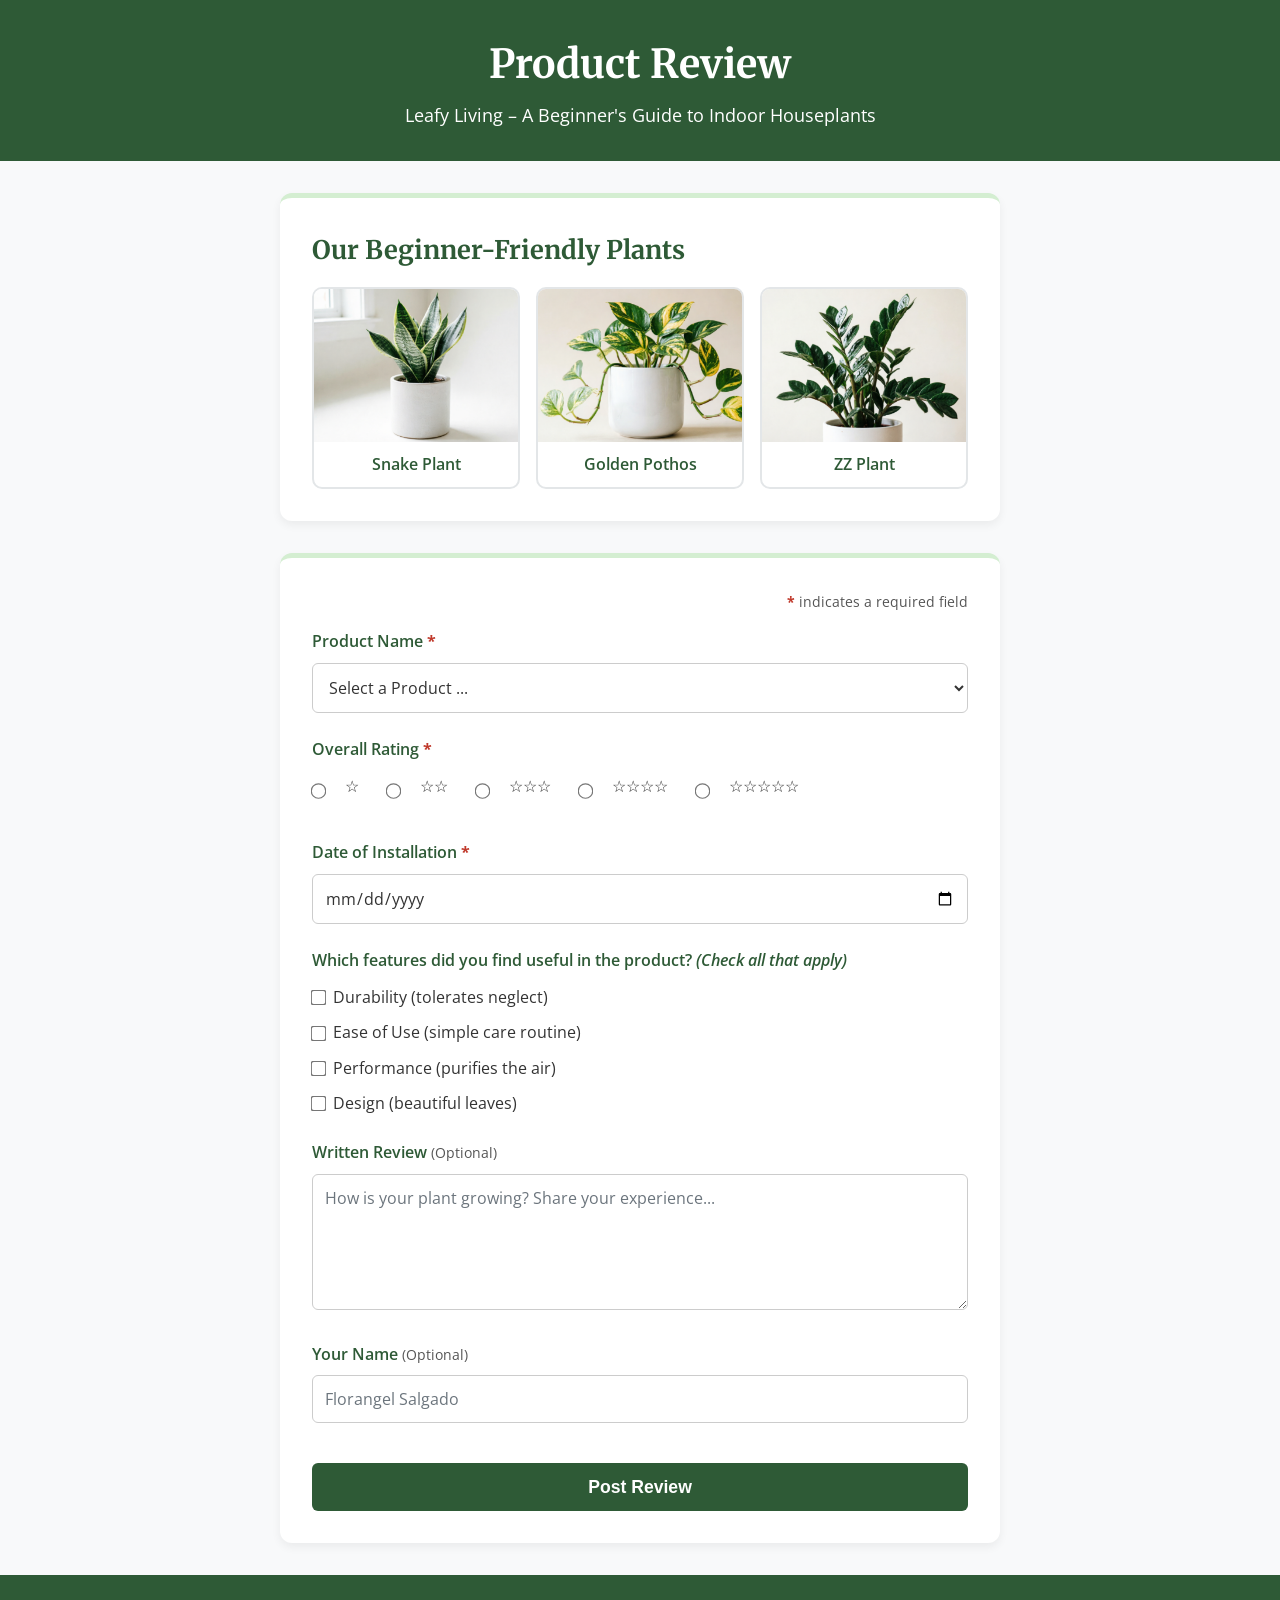
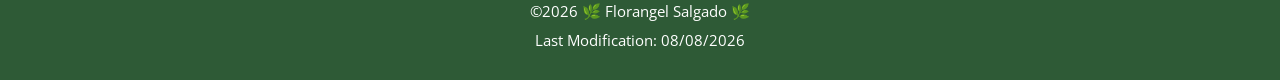
<file: form.html>
<!DOCTYPE html>
<html lang="en">
<head>
    <meta charset="UTF-8">
    <meta name="viewport" content="width=device-width, initial-scale=1.0">
    <meta name="description" content="Product review form for Leafy Living beginner-friendly houseplants.">
    <meta name="author" content="Florangel Salgado">
    <meta name="theme-color" content="#2E5A36">
    <title>Product Review | Leafy Living</title>
    <link rel="preconnect" href="https://fonts.googleapis.com">
    <link rel="preconnect" href="https://fonts.gstatic.com" crossorigin>
    <link href="https://fonts.googleapis.com/css2?family=Merriweather:wght@700&family=Open+Sans:wght@400;600&display=swap" rel="stylesheet">
    <link rel="stylesheet" href="styles/form.css">
    <script src="scripts/form.js" defer></script>
</head>
<body>
    <header>
        <h1>Product Review</h1>
        <p>Leafy Living &ndash; A Beginner's Guide to Indoor Houseplants</p>
    </header>

    <main>
        <section aria-label="Our beginner-friendly plants">
            <h2>Our Beginner-Friendly Plants</h2>
            <div class="plant-grid">
                <figure class="plant-card" id="card-snake-plant">
                    <img src="images/snake-plant.jpg" alt="Snake Plant with upright variegated leaves in a white pot">
                    <figcaption>Snake Plant</figcaption>
                </figure>
                <figure class="plant-card" id="card-golden-pothos">
                    <img src="images/golden-pothos.jpg" alt="Golden Pothos with heart-shaped green and yellow leaves">
                    <figcaption>Golden Pothos</figcaption>
                </figure>
                <figure class="plant-card" id="card-zz-plant">
                    <img src="images/zz-plant.jpg" alt="ZZ Plant with glossy dark green leaves in a white pot">
                    <figcaption>ZZ Plant</figcaption>
                </figure>
            </div>
        </section>

        <section>
            <p class="form-legend"><span class="required">*</span> indicates a required field</p>
            <form method="get" action="review.html" id="review-form">

                <label for="product">Product Name <span class="required">*</span></label>
                <select id="product" name="product" required>
                    <option value="" disabled selected>Select a Product ...</option>
                </select>

                <fieldset>
                    <legend>Overall Rating <span class="required">*</span></legend>
                    <div class="rating-group">
                        <input type="radio" id="rate1" name="rating" value="1" required>
                        <label for="rate1">&#9734;</label>
                        <input type="radio" id="rate2" name="rating" value="2" required>
                        <label for="rate2">&#9734;&#9734;</label>
                        <input type="radio" id="rate3" name="rating" value="3" required>
                        <label for="rate3">&#9734;&#9734;&#9734;</label>
                        <input type="radio" id="rate4" name="rating" value="4" required>
                        <label for="rate4">&#9734;&#9734;&#9734;&#9734;</label>
                        <input type="radio" id="rate5" name="rating" value="5" required>
                        <label for="rate5">&#9734;&#9734;&#9734;&#9734;&#9734;</label>
                    </div>
                </fieldset>

                <label for="install-date">Date of Installation <span class="required">*</span></label>
                <input type="date" id="install-date" name="install-date" required>

                <fieldset>
                    <legend>Which features did you find useful in the product? <em>(Check all that apply)</em></legend>
                    <div class="checkbox-group">
                        <div class="checkbox-item">
                            <input type="checkbox" id="feature-durability" name="features" value="Durability">
                            <label for="feature-durability">Durability (tolerates neglect)</label>
                        </div>
                        <div class="checkbox-item">
                            <input type="checkbox" id="feature-ease" name="features" value="Ease of Use">
                            <label for="feature-ease">Ease of Use (simple care routine)</label>
                        </div>
                        <div class="checkbox-item">
                            <input type="checkbox" id="feature-performance" name="features" value="Performance">
                            <label for="feature-performance">Performance (purifies the air)</label>
                        </div>
                        <div class="checkbox-item">
                            <input type="checkbox" id="feature-design" name="features" value="Design">
                            <label for="feature-design">Design (beautiful leaves)</label>
                        </div>
                    </div>
                </fieldset>

                <label for="review-text">Written Review <span class="optional">(Optional)</span></label>
                <textarea id="review-text" name="review-text" rows="5" placeholder="How is your plant growing? Share your experience..."></textarea>

                <label for="username">Your Name <span class="optional">(Optional)</span></label>
                <input type="text" id="username" name="username" placeholder="Florangel Salgado" autocomplete="name">

                <input type="submit" value="Post Review">
            </form>
        </section>
    </main>

    <footer>
        <p>&copy;2026 &#127807; Florangel Salgado &#127807;</p>
        <p>Last Modification: 08/08/2026</p>
    </footer>
</body>
</html>
</file>
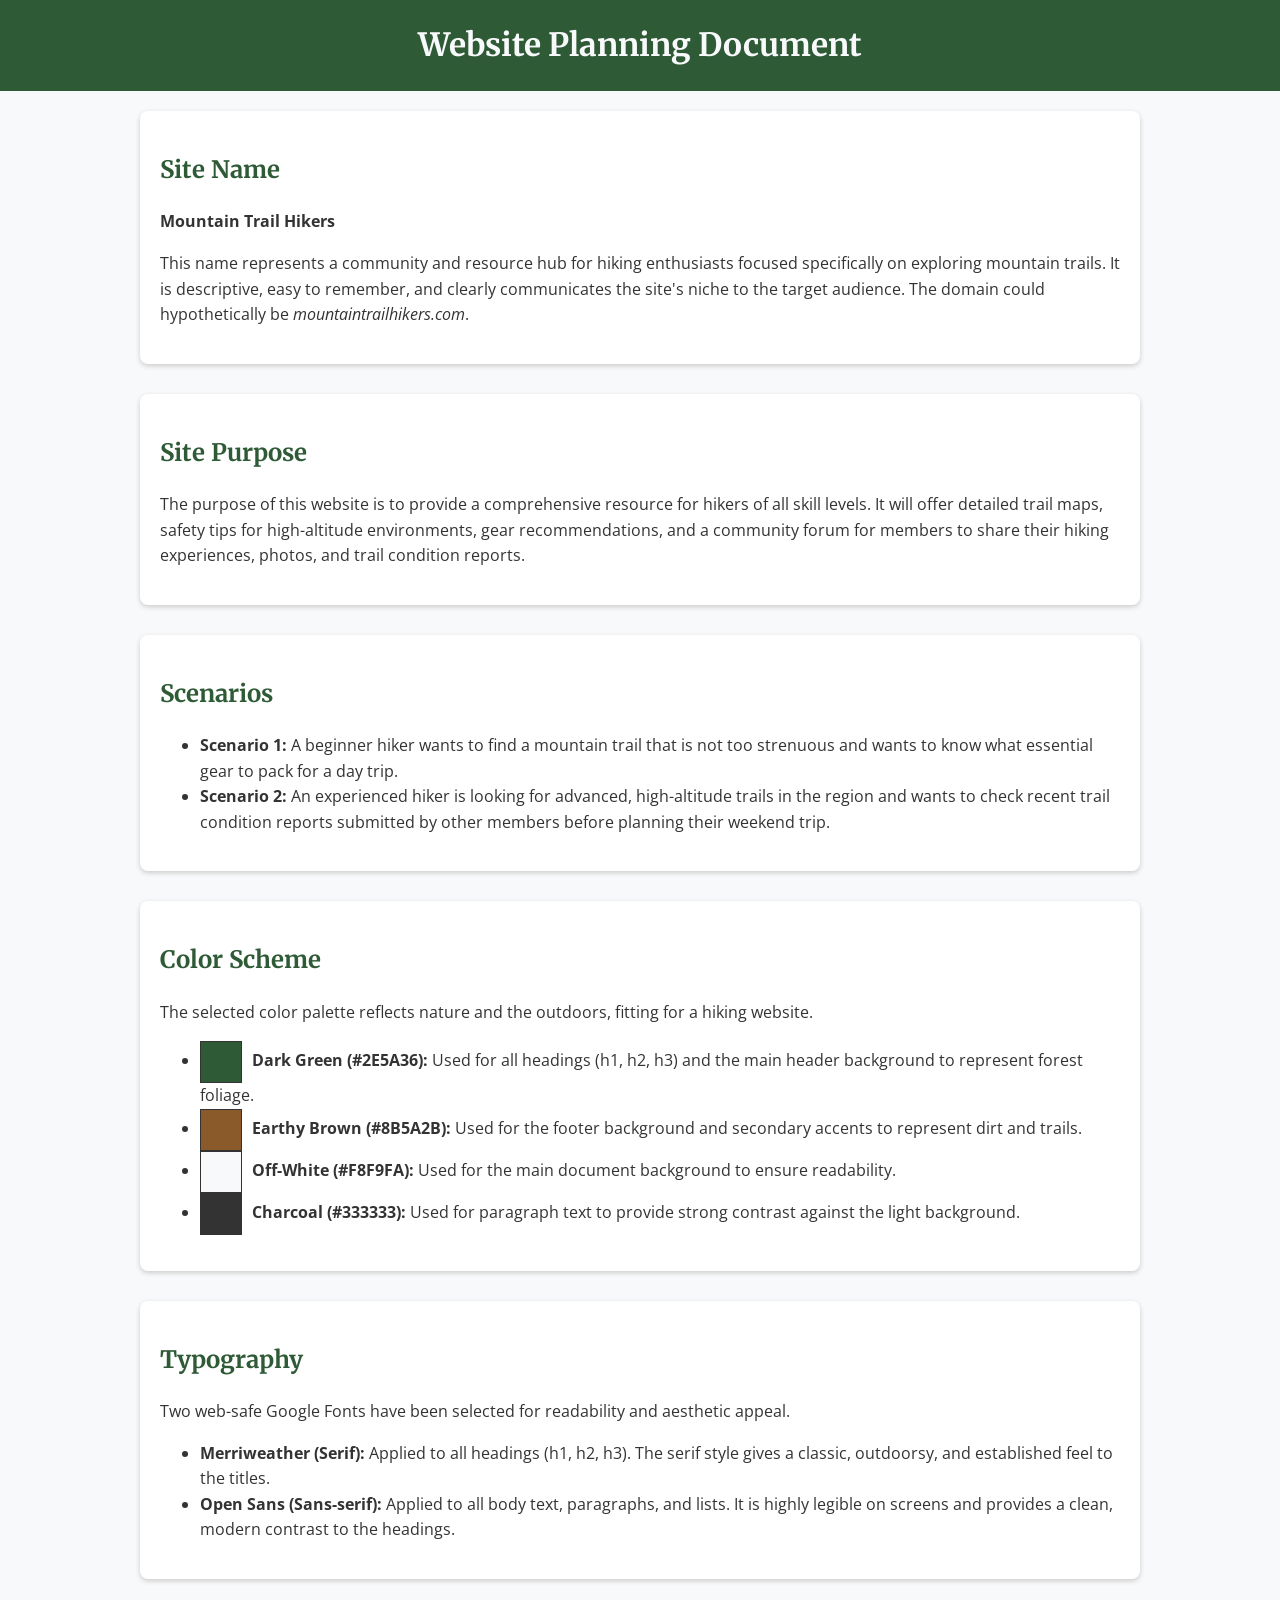
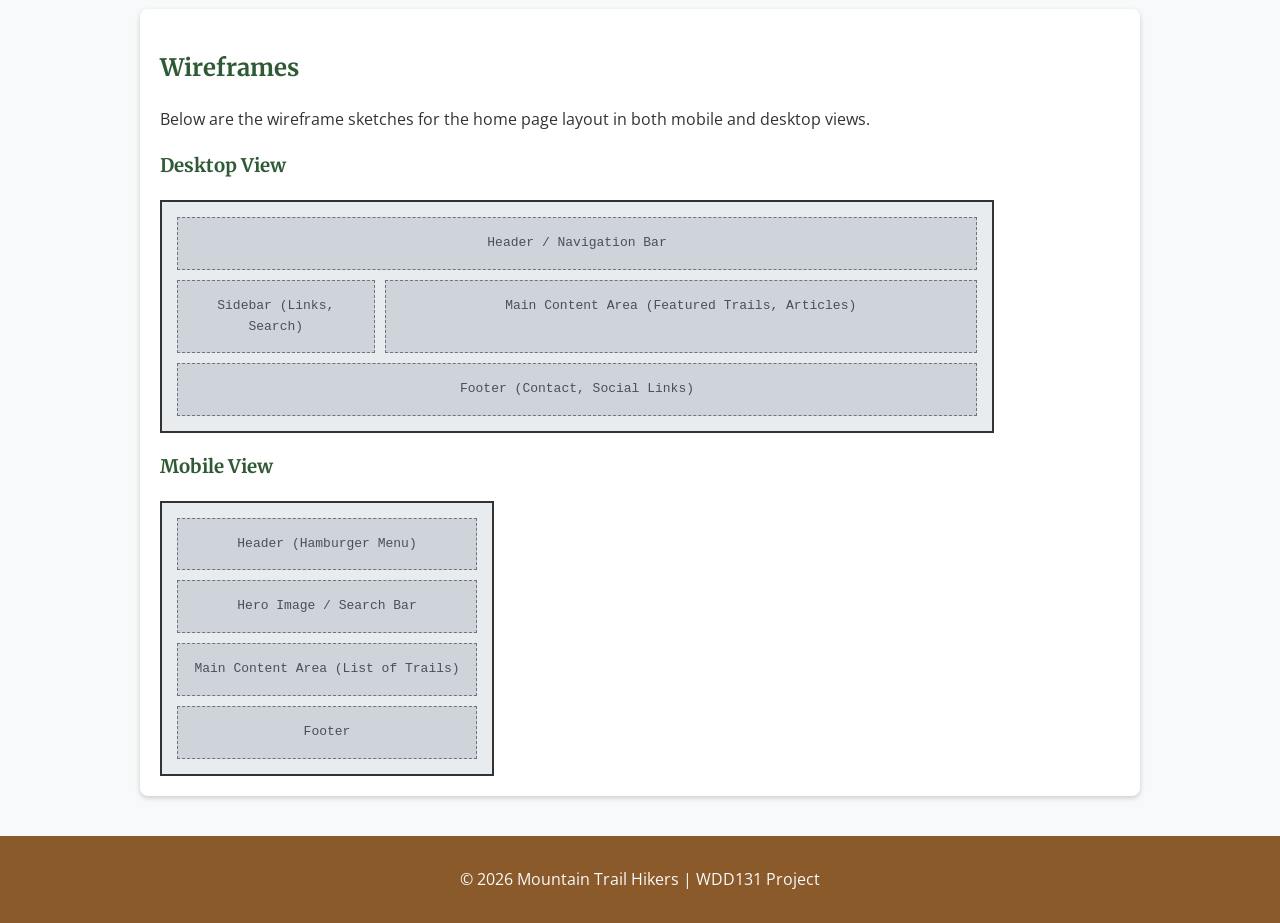
<file: siteplan.html>
<!DOCTYPE html>
<html lang="en">
<head>
    <meta charset="UTF-8">
    <meta name="viewport" content="width=device-width, initial-scale=1.0">
    <title>Site Plan: Mountain Trail Hikers</title>
    <style>
        /* CSS Reset and Base Styles */
        body {
            font-family: 'Open Sans', sans-serif;
            color: #333333; /* Charcoal */
            background-color: #F8F9FA; /* Off-White */
            line-height: 1.6;
            margin: 0;
            padding: 0;
        }
        h1, h2, h3 {
            font-family: 'Merriweather', serif;
            color: #2E5A36; /* Dark Green */
        }
        header {
            background-color: #2E5A36; /* Dark Green */
            color: #F8F9FA;
            padding: 20px;
            text-align: center;
        }
        header h1 {
            color: #F8F9FA;
            margin: 0;
        }
        main {
            max-width: 1000px;
            margin: 20px auto;
            padding: 0 20px;
        }
        section {
            margin-bottom: 30px;
            background-color: #FFFFFF;
            padding: 20px;
            border-radius: 8px;
            box-shadow: 0 2px 5px #CCCCCC;
        }
        footer {
            background-color: #8B5A2B; /* Earthy Brown */
            color: #F8F9FA;
            text-align: center;
            padding: 15px;
            margin-top: 40px;
        }
        
        /* Color Scheme Visualizers */
        .color-box {
            display: inline-block;
            width: 40px;
            height: 40px;
            margin-right: 10px;
            border: 1px solid #333333;
            vertical-align: middle;
        }
        
        /* Wireframe Styles */
        .wireframe {
            background-color: #E9ECEF;
            border: 2px solid #333333;
            padding: 15px;
            margin-top: 15px;
            display: flex;
            flex-direction: column;
            gap: 10px;
        }
        .placeholder {
            background-color: #CED4DA;
            border: 1px dashed #6C757D;
            padding: 15px;
            text-align: center;
            color: #495057;
            font-family: monospace;
        }
        .desktop { max-width: 800px; }
        .mobile { max-width: 300px; }
        .desktop-grid {
            display: grid;
            grid-template-columns: 1fr 3fr;
            gap: 10px;
        }
    </style>
    <link rel="preconnect" href="https://fonts.googleapis.com">
    <link rel="preconnect" href="https://fonts.gstatic.com" crossorigin="anonymous">
    <link href="https://fonts.googleapis.com/css2?family=Merriweather:wght@700&family=Open+Sans&display=swap" rel="stylesheet">
</head>
<body>

    <header>
        <h1>Website Planning Document</h1>
    </header>

    <main>
        <!-- 1. Site Name -->
        <section id="site-name">
            <h2>Site Name</h2>
            <p><strong>Mountain Trail Hikers</strong></p>
            <p>This name represents a community and resource hub for hiking enthusiasts focused specifically on exploring mountain trails. It is descriptive, easy to remember, and clearly communicates the site's niche to the target audience. The domain could hypothetically be <em>mountaintrailhikers.com</em>.</p>
        </section>

        <!-- 2. Site Purpose -->
        <section id="site-purpose">
            <h2>Site Purpose</h2>
            <p>The purpose of this website is to provide a comprehensive resource for hikers of all skill levels. It will offer detailed trail maps, safety tips for high-altitude environments, gear recommendations, and a community forum for members to share their hiking experiences, photos, and trail condition reports.</p>
        </section>

        <!-- 3. Scenarios -->
        <section id="scenarios">
            <h2>Scenarios</h2>
            <ul>
                <li><strong>Scenario 1:</strong> A beginner hiker wants to find a mountain trail that is not too strenuous and wants to know what essential gear to pack for a day trip.</li>
                <li><strong>Scenario 2:</strong> An experienced hiker is looking for advanced, high-altitude trails in the region and wants to check recent trail condition reports submitted by other members before planning their weekend trip.</li>
            </ul>
        </section>

        <!-- 4. Color Scheme -->
        <section id="color-scheme">
            <h2>Color Scheme</h2>
            <p>The selected color palette reflects nature and the outdoors, fitting for a hiking website.</p>
            <ul>
                <li><span class="color-box" style="background-color: #2E5A36;"></span><strong>Dark Green (#2E5A36):</strong> Used for all headings (h1, h2, h3) and the main header background to represent forest foliage.</li>
                <li><span class="color-box" style="background-color: #8B5A2B;"></span><strong>Earthy Brown (#8B5A2B):</strong> Used for the footer background and secondary accents to represent dirt and trails.</li>
                <li><span class="color-box" style="background-color: #F8F9FA;"></span><strong>Off-White (#F8F9FA):</strong> Used for the main document background to ensure readability.</li>
                <li><span class="color-box" style="background-color: #333333;"></span><strong>Charcoal (#333333):</strong> Used for paragraph text to provide strong contrast against the light background.</li>
            </ul>
        </section>

        <!-- 5. Typography -->
        <section id="typography">
            <h2>Typography</h2>
            <p>Two web-safe Google Fonts have been selected for readability and aesthetic appeal.</p>
            <ul>
                <li><strong>Merriweather (Serif):</strong> Applied to all headings (h1, h2, h3). The serif style gives a classic, outdoorsy, and established feel to the titles.</li>
                <li><strong>Open Sans (Sans-serif):</strong> Applied to all body text, paragraphs, and lists. It is highly legible on screens and provides a clean, modern contrast to the headings.</li>
            </ul>
        </section>

        <!-- 6. Wireframes -->
        <section id="wireframes">
            <h2>Wireframes</h2>
            <p>Below are the wireframe sketches for the home page layout in both mobile and desktop views.</p>
            
            <h3>Desktop View</h3>
            <div class="wireframe desktop">
                <div class="placeholder">Header / Navigation Bar</div>
                <div class="desktop-grid">
                    <div class="placeholder">Sidebar (Links, Search)</div>
                    <div class="placeholder">Main Content Area (Featured Trails, Articles)</div>
                </div>
                <div class="placeholder">Footer (Contact, Social Links)</div>
            </div>

            <h3>Mobile View</h3>
            <div class="wireframe mobile">
                <div class="placeholder">Header (Hamburger Menu)</div>
                <div class="placeholder">Hero Image / Search Bar</div>
                <div class="placeholder">Main Content Area (List of Trails)</div>
                <div class="placeholder">Footer</div>
            </div>
        </section>
    </main>

    <footer>
        <p>&copy; 2026 Mountain Trail Hikers | WDD131 Project</p>
    </footer>

</body>
</html>
</file>
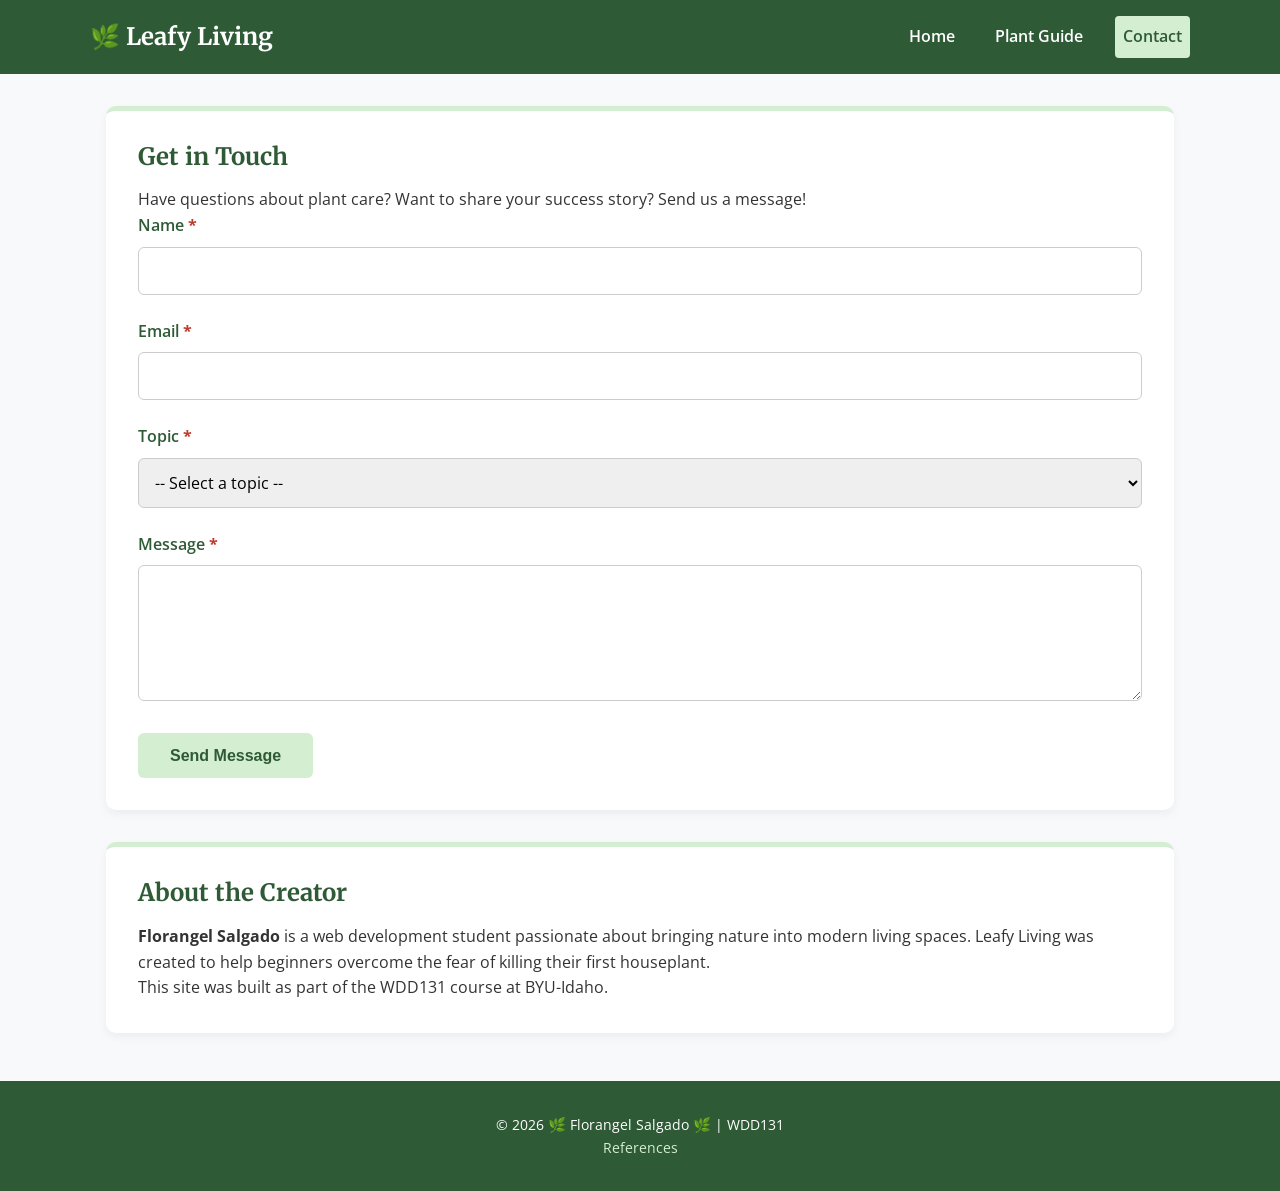
<file: project/contact.html>
<!DOCTYPE html>
<html lang="en">
<head>
    <meta charset="UTF-8">
    <meta name="viewport" content="width=device-width, initial-scale=1.0">
    <meta name="description" content="Contact Leafy Living with your plant care questions or feedback.">
    <meta name="author" content="Florangel Salgado">
    <title>Contact | Leafy Living</title>
    
    <link rel="preconnect" href="https://fonts.googleapis.com">
    <link rel="preconnect" href="https://fonts.gstatic.com" crossorigin>
    <link href="https://fonts.googleapis.com/css2?family=Merriweather:wght@700&family=Open+Sans:wght@400;600&display=swap" rel="stylesheet">
    <link rel="stylesheet" href="styles/main.css">
</head>
<body>
    <header>
        <div class="nav-container">
            <div class="logo">🌿 Leafy Living</div>
            <nav>
                <ul>
                    <li><a href="index.html">Home</a></li>
                    <li><a href="plant-guide.html">Plant Guide</a></li>
                    <li><a href="contact.html" class="active">Contact</a></li>
                </ul>
            </nav>
        </div>
    </header>

    <main>
        <section class="section">
            <h2>Get in Touch</h2>
            <p>Have questions about plant care? Want to share your success story? Send us a message!</p>
            
            <form id="contact-form">
                <div class="form-group">
                    <label for="name">Name <span class="required">*</span></label>
                    <input type="text" id="name" name="name" required autocomplete="name">
                </div>

                <div class="form-group">
                    <label for="email">Email <span class="required">*</span></label>
                    <input type="email" id="email" name="email" required autocomplete="email">
                </div>

                <div class="form-group">
                    <label for="topic">Topic <span class="required">*</span></label>
                    <select id="topic" name="topic" required>
                        <option value="">-- Select a topic --</option>
                        <option value="care-question">Plant Care Question</option>
                        <option value="feedback">General Feedback</option>
                        <option value="suggestion">Suggestion</option>
                        <option value="other">Other</option>
                    </select>
                </div>

                <div class="form-group">
                    <label for="message">Message <span class="required">*</span></label>
                    <textarea id="message" name="message" rows="5" required></textarea>
                </div>

                <button type="submit" class="btn">Send Message</button>
                
                <div id="form-feedback" class="form-feedback"></div>
            </form>
        </section>

        <section class="section">
            <h2>About the Creator</h2>
            <p><strong>Florangel Salgado</strong> is a web development student passionate about bringing nature into modern living spaces. Leafy Living was created to help beginners overcome the fear of killing their first houseplant.</p>
            <p>This site was built as part of the WDD131 course at BYU-Idaho.</p>
        </section>
    </main>

    <footer>
        <p>&copy; 2026 🌿 Florangel Salgado 🌿 | WDD131</p>
        <p><a href="references.html">References</a></p>
    </footer>

    <script src="scripts/main.js"></script>
</body>
</html>
</file>
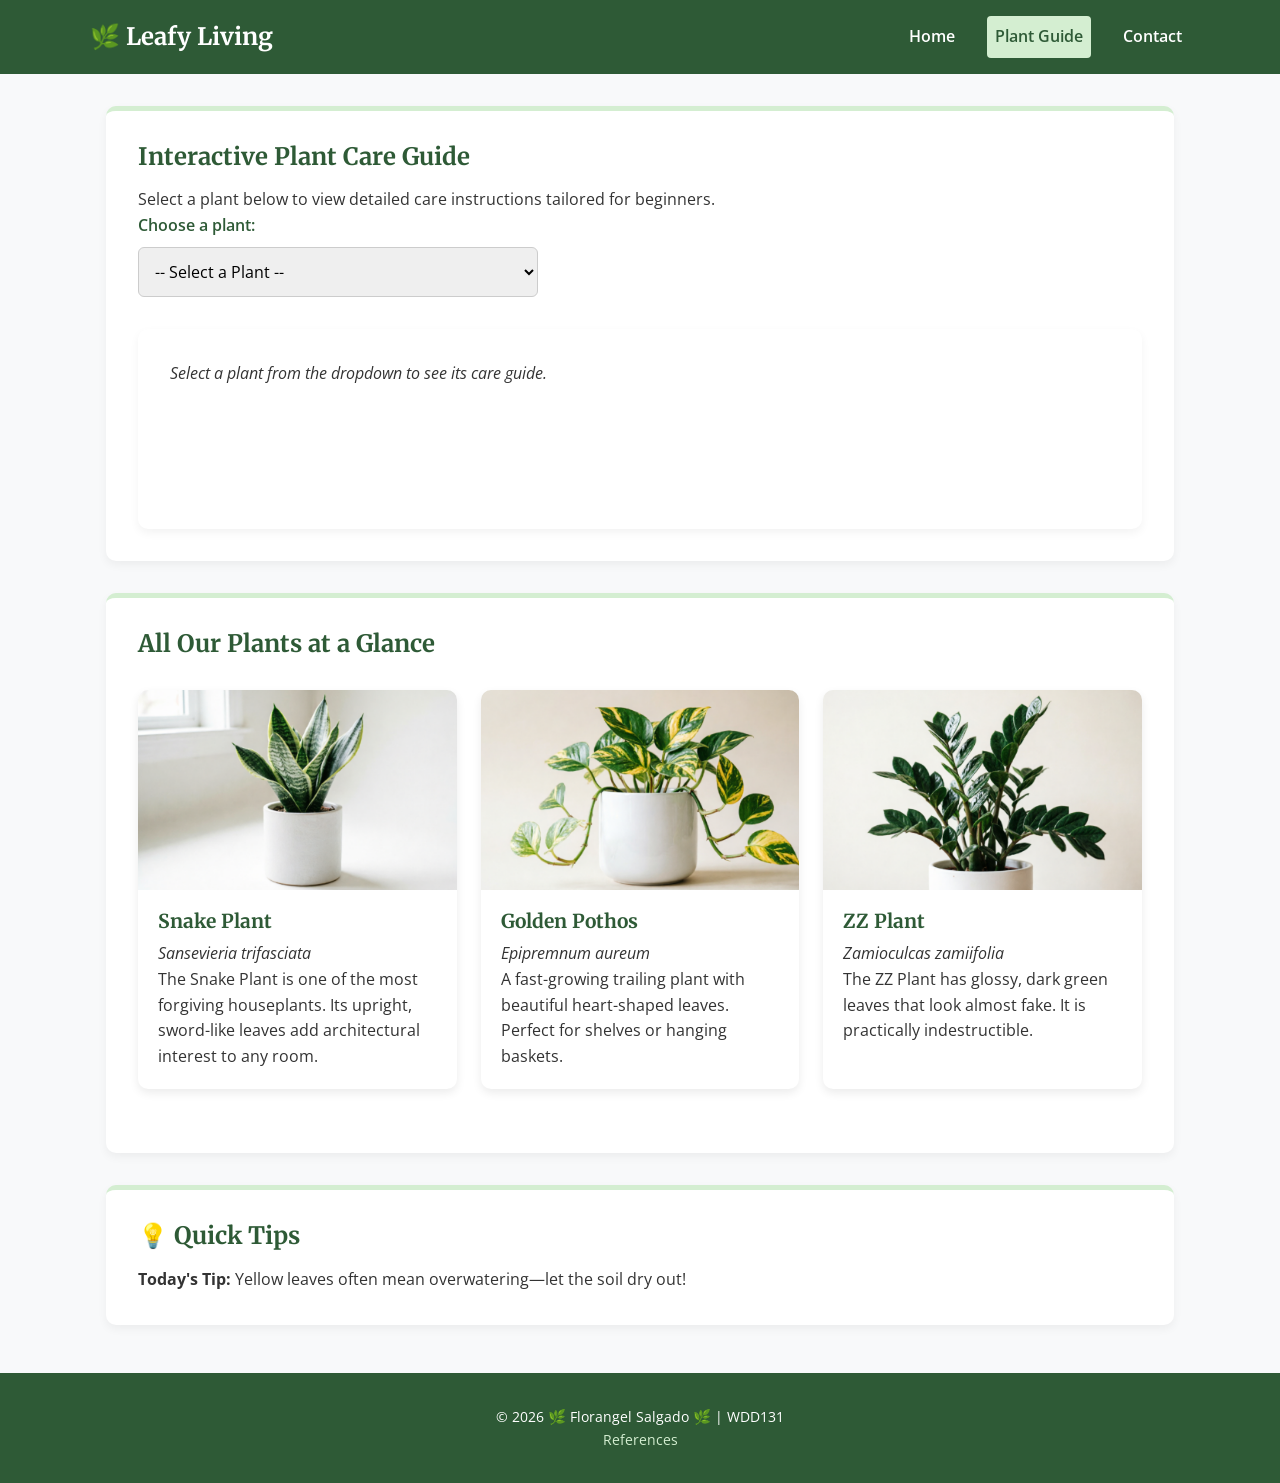
<file: project/plant-guide.html>
<!DOCTYPE html>
<html lang="en">
<head>
    <meta charset="UTF-8">
    <meta name="viewport" content="width=device-width, initial-scale=1.0">
    <meta name="description" content="Interactive plant care guide for beginner-friendly houseplants. Get detailed care instructions for Snake Plant, Golden Pothos, and ZZ Plant.">
    <meta name="author" content="Florangel Salgado">
    <title>Plant Guide | Leafy Living</title>
    
    <link rel="preconnect" href="https://fonts.googleapis.com">
    <link rel="preconnect" href="https://fonts.gstatic.com" crossorigin>
    <link href="https://fonts.googleapis.com/css2?family=Merriweather:wght@700&family=Open+Sans:wght@400;600&display=swap" rel="stylesheet">
    <link rel="stylesheet" href="styles/main.css">
</head>
<body>
    <header>
        <div class="nav-container">
            <div class="logo">🌿 Leafy Living</div>
            <nav>
                <ul>
                    <li><a href="index.html">Home</a></li>
                    <li><a href="plant-guide.html" class="active">Plant Guide</a></li>
                    <li><a href="contact.html">Contact</a></li>
                </ul>
            </nav>
        </div>
    </header>

    <main>
        <section class="section">
            <h2>Interactive Plant Care Guide</h2>
            <p>Select a plant below to view detailed care instructions tailored for beginners.</p>
            
            <div class="plant-selector">
                <label for="plant-select">Choose a plant:</label>
                <select id="plant-select">
                    <option value="">-- Select a Plant --</option>
                </select>
            </div>

            <div id="plant-details">
                <p><em>Select a plant from the dropdown to see its care guide.</em></p>
            </div>
        </section>

        <section class="section">
            <h2>All Our Plants at a Glance</h2>
            <div id="plants-overview" class="card-grid">
                <!-- Populated by JavaScript -->
            </div>
        </section>

        <section class="section">
            <h2>💡 Quick Tips</h2>
            <p id="daily-tip"></p>
        </section>
    </main>

    <footer>
        <p>&copy; 2026 🌿 Florangel Salgado 🌿 | WDD131</p>
        <p><a href="references.html">References</a></p>
    </footer>

    <script src="scripts/main.js"></script>
</body>
</html>
</file>
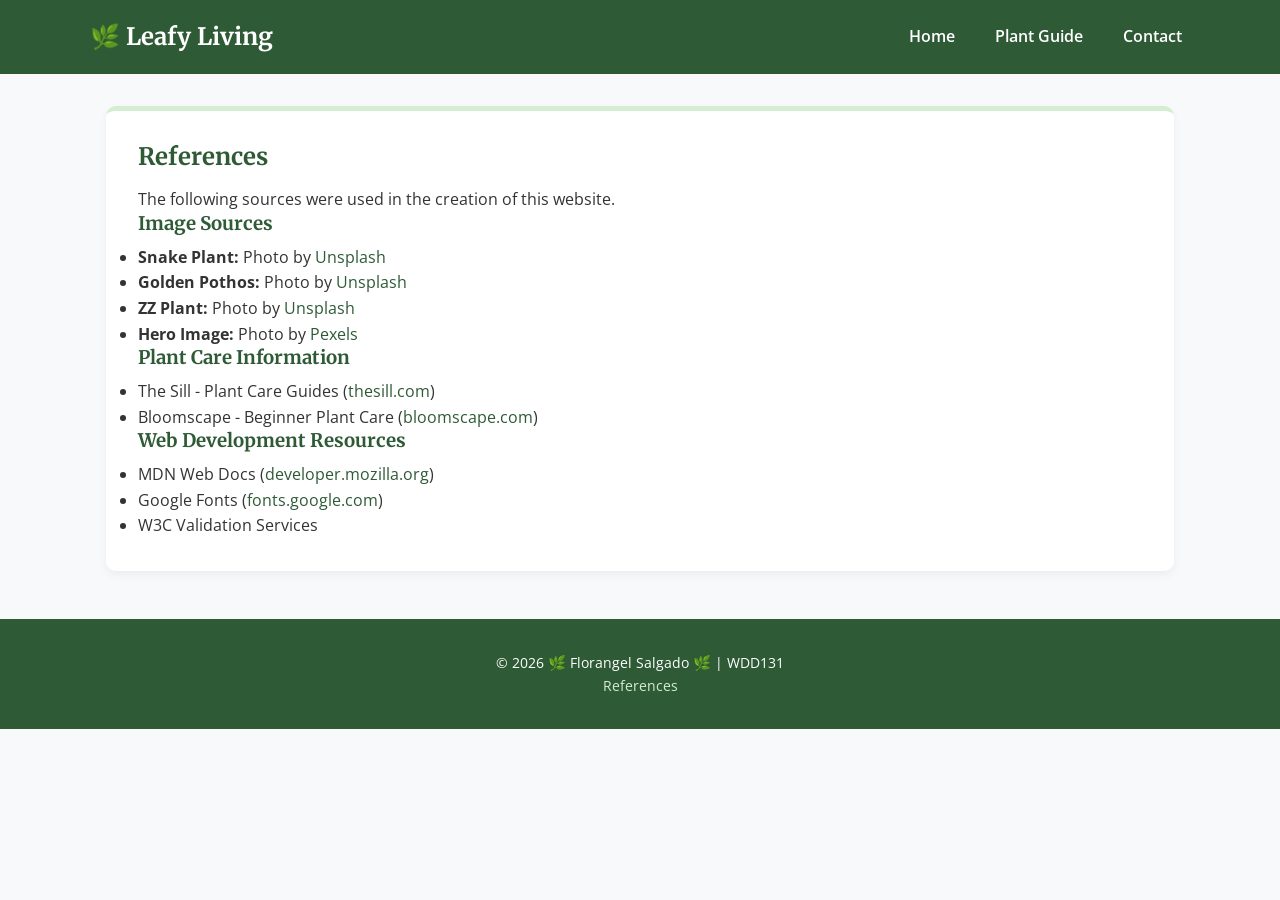
<file: project/references.html>
<!DOCTYPE html>
<html lang="en">
<head>
    <meta charset="UTF-8">
    <meta name="viewport" content="width=device-width, initial-scale=1.0">
    <meta name="description" content="References and image sources used in the Leafy Living website.">
    <meta name="author" content="Florangel Salgado">
    <title>References | Leafy Living</title>
    
    <link rel="preconnect" href="https://fonts.googleapis.com">
    <link rel="preconnect" href="https://fonts.gstatic.com" crossorigin>
    <link href="https://fonts.googleapis.com/css2?family=Merriweather:wght@700&family=Open+Sans:wght@400;600&display=swap" rel="stylesheet">
    <link rel="stylesheet" href="styles/main.css">
</head>
<body>
    <header>
        <div class="nav-container">
            <div class="logo">🌿 Leafy Living</div>
            <nav>
                <ul>
                    <li><a href="index.html">Home</a></li>
                    <li><a href="plant-guide.html">Plant Guide</a></li>
                    <li><a href="contact.html">Contact</a></li>
                </ul>
            </nav>
        </div>
    </header>

    <main>
        <section class="section">
            <h2>References</h2>
            <p>The following sources were used in the creation of this website.</p>
            
            <h3>Image Sources</h3>
            <ul>
                <li><strong>Snake Plant:</strong> Photo by <a href="https://unsplash.com" target="_blank" rel="noopener">Unsplash</a></li>
                <li><strong>Golden Pothos:</strong> Photo by <a href="https://unsplash.com" target="_blank" rel="noopener">Unsplash</a></li>
                <li><strong>ZZ Plant:</strong> Photo by <a href="https://unsplash.com" target="_blank" rel="noopener">Unsplash</a></li>
                <li><strong>Hero Image:</strong> Photo by <a href="https://pexels.com" target="_blank" rel="noopener">Pexels</a></li>
            </ul>

            <h3>Plant Care Information</h3>
            <ul>
                <li>The Sill - Plant Care Guides (<a href="https://www.thesill.com" target="_blank" rel="noopener">thesill.com</a>)</li>
                <li>Bloomscape - Beginner Plant Care (<a href="https://www.bloomscape.com" target="_blank" rel="noopener">bloomscape.com</a>)</li>
            </ul>

            <h3>Web Development Resources</h3>
            <ul>
                <li>MDN Web Docs (<a href="https://developer.mozilla.org" target="_blank" rel="noopener">developer.mozilla.org</a>)</li>
                <li>Google Fonts (<a href="https://fonts.google.com" target="_blank" rel="noopener">fonts.google.com</a>)</li>
                <li>W3C Validation Services</li>
            </ul>
        </section>
    </main>

    <footer>
        <p>&copy; 2026 🌿 Florangel Salgado 🌿 | WDD131</p>
        <p><a href="references.html">References</a></p>
    </footer>
</body>
</html>
</file>
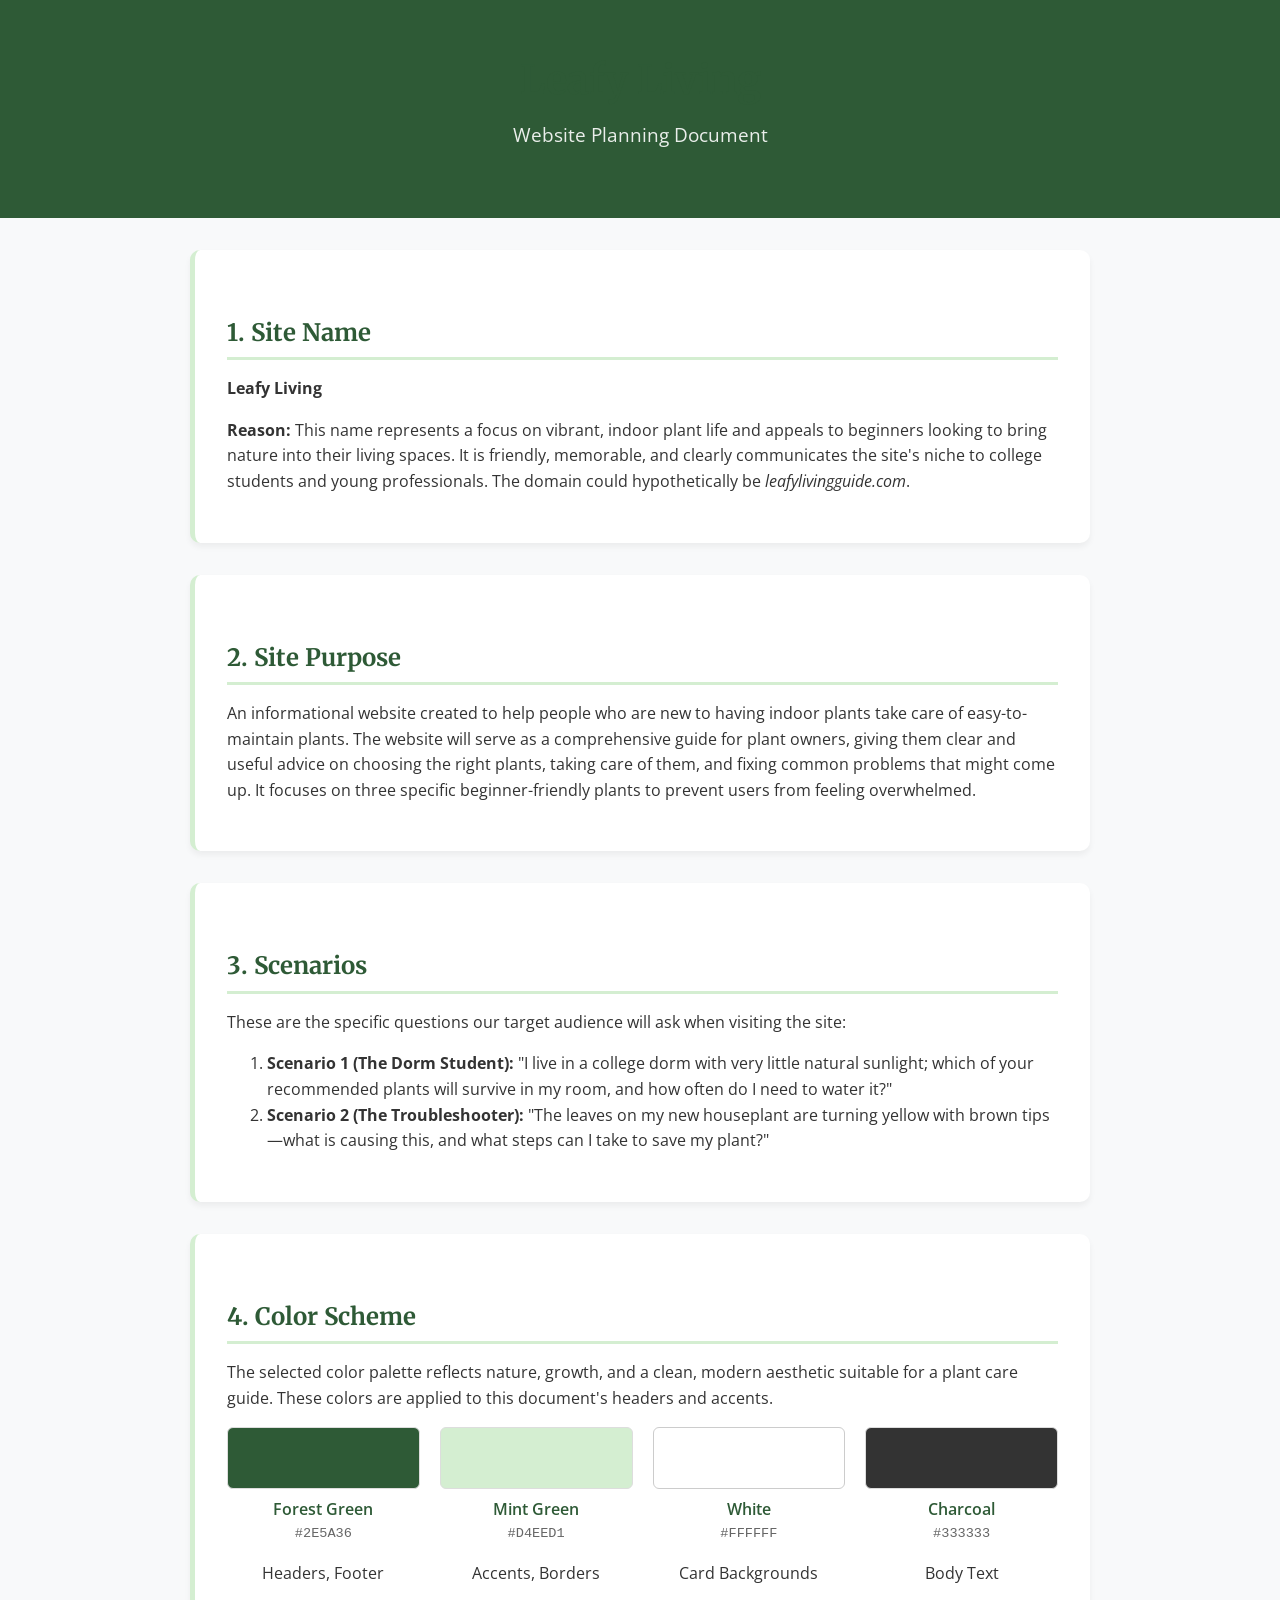
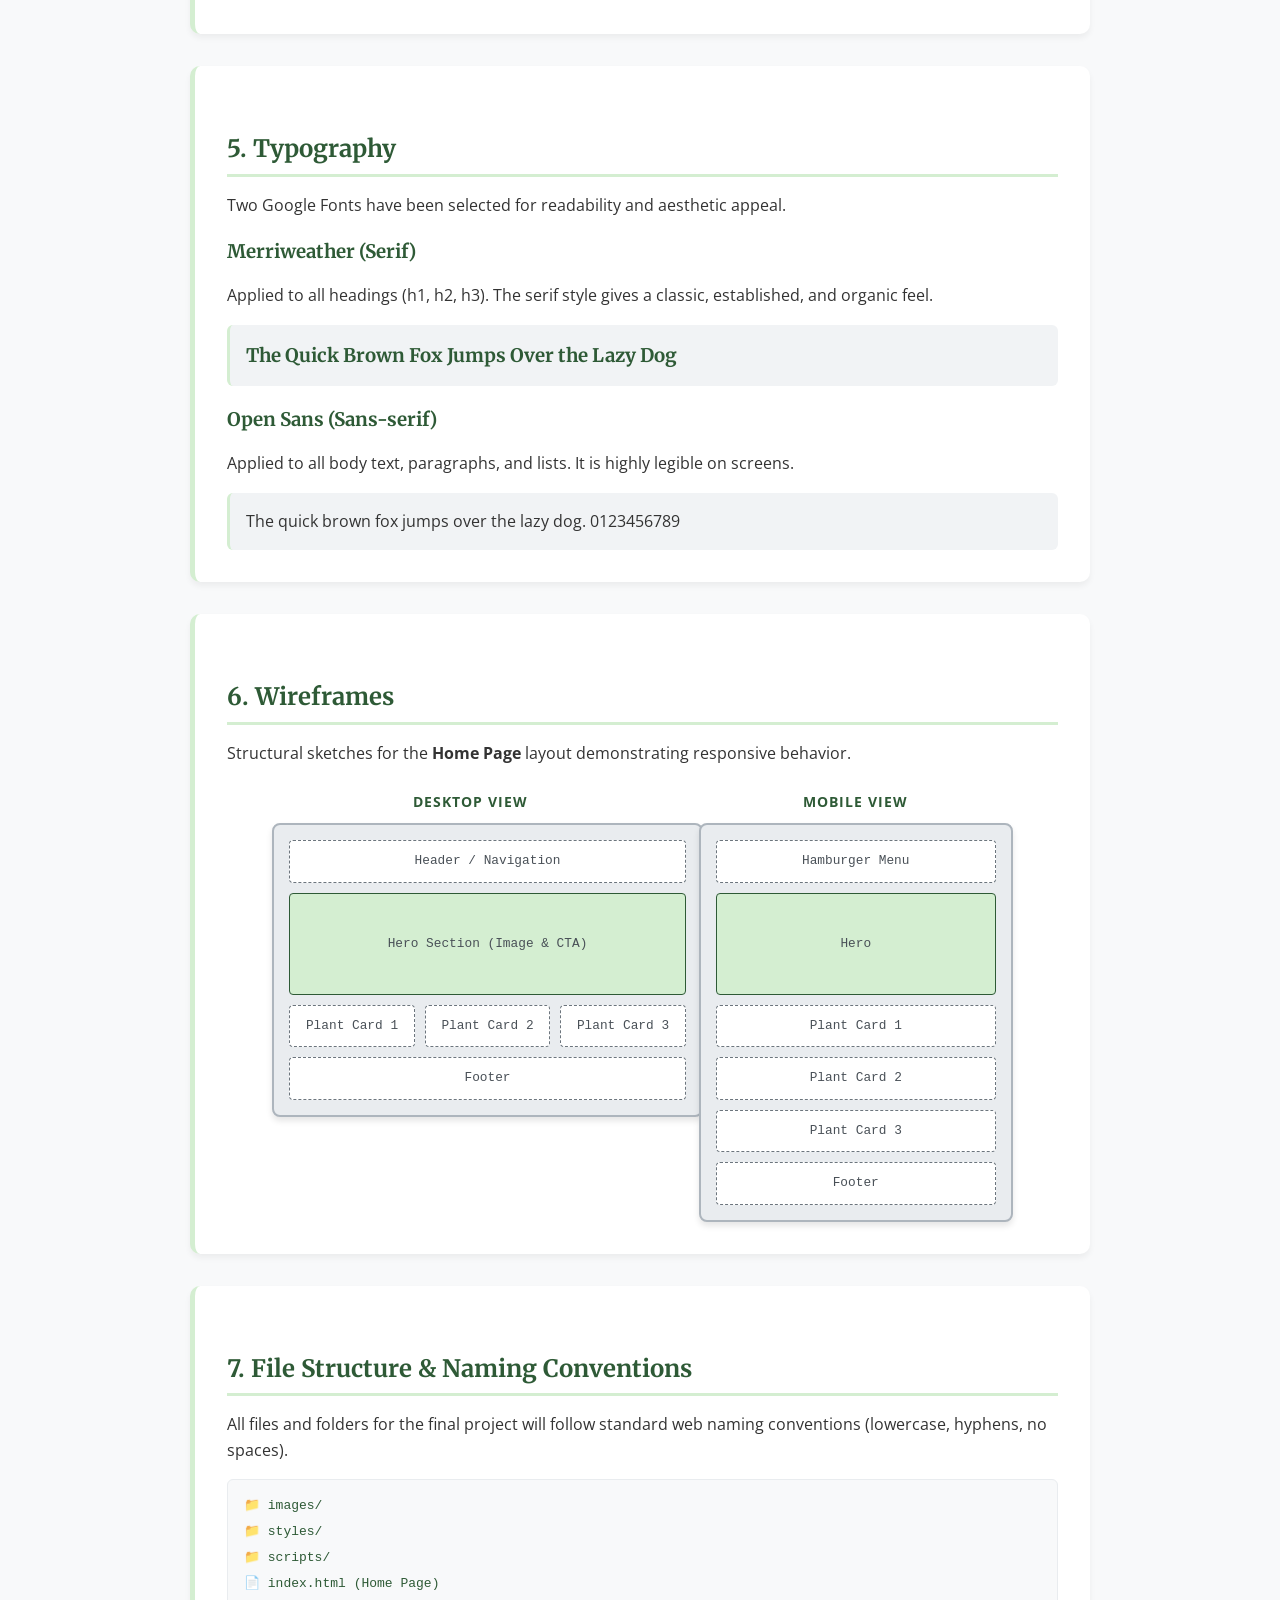
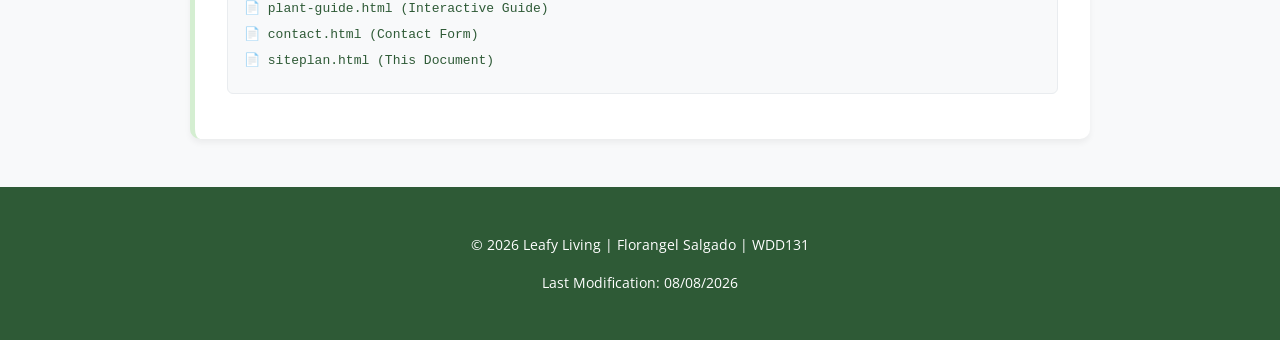
<file: project/siteplan.html>
<!DOCTYPE html>
<html lang="en">
<head>
    <meta charset="UTF-8">
    <meta name="viewport" content="width=device-width, initial-scale=1.0">
    <meta name="description" content="Website planning document for Leafy Living, a beginner's guide to indoor houseplants.">
    <meta name="author" content="Florangel Salgado">
    <title>Site Plan: Leafy Living</title>
    
    <link rel="preconnect" href="https://fonts.googleapis.com">
    <link rel="preconnect" href="https://fonts.gstatic.com" crossorigin>
    <link href="https://fonts.googleapis.com/css2?family=Merriweather:wght@700&family=Open+Sans:wght@400;600&display=swap" rel="stylesheet">
    
    <link rel="stylesheet" href="siteplan.css">
</head>
<body>

    <header>
        <h1>Leafy Living</h1>
        <p>Website Planning Document</p>
    </header>

    <main>
        <section>
            <h2>1. Site Name</h2>
            <p><strong>Leafy Living</strong></p>
            <p><strong>Reason:</strong> This name represents a focus on vibrant, indoor plant life and appeals to beginners looking to bring nature into their living spaces. It is friendly, memorable, and clearly communicates the site's niche to college students and young professionals. The domain could hypothetically be <em>leafylivingguide.com</em>.</p>
        </section>

        <section>
            <h2>2. Site Purpose</h2>
            <p>An informational website created to help people who are new to having indoor plants take care of easy-to-maintain plants. The website will serve as a comprehensive guide for plant owners, giving them clear and useful advice on choosing the right plants, taking care of them, and fixing common problems that might come up. It focuses on three specific beginner-friendly plants to prevent users from feeling overwhelmed.</p>
        </section>

        <section>
            <h2>3. Scenarios</h2>
            <p>These are the specific questions our target audience will ask when visiting the site:</p>
            <ol>
                <li><strong>Scenario 1 (The Dorm Student):</strong> "I live in a college dorm with very little natural sunlight; which of your recommended plants will survive in my room, and how often do I need to water it?"</li>
                <li><strong>Scenario 2 (The Troubleshooter):</strong> "The leaves on my new houseplant are turning yellow with brown tips—what is causing this, and what steps can I take to save my plant?"</li>
            </ol>
        </section>

        <section>
            <h2>4. Color Scheme</h2>
            <p>The selected color palette reflects nature, growth, and a clean, modern aesthetic suitable for a plant care guide. These colors are applied to this document's headers and accents.</p>
            <div class="color-palette">
                <div class="swatch">
                    <div class="swatch-box forest-green"></div>
                    <div class="swatch-label">Forest Green</div>
                    <div class="swatch-hex">#2E5A36</div>
                    <p>Headers, Footer</p>
                </div>
                <div class="swatch">
                    <div class="swatch-box mint-green"></div>
                    <div class="swatch-label">Mint Green</div>
                    <div class="swatch-hex">#D4EED1</div>
                    <p>Accents, Borders</p>
                </div>
                <div class="swatch">
                    <div class="swatch-box white-bg"></div>
                    <div class="swatch-label">White</div>
                    <div class="swatch-hex">#FFFFFF</div>
                    <p>Card Backgrounds</p>
                </div>
                <div class="swatch">
                    <div class="swatch-box charcoal"></div>
                    <div class="swatch-label">Charcoal</div>
                    <div class="swatch-hex">#333333</div>
                    <p>Body Text</p>
                </div>
            </div>
        </section>

        <section>
            <h2>5. Typography</h2>
            <p>Two Google Fonts have been selected for readability and aesthetic appeal.</p>
            
            <h3>Merriweather (Serif)</h3>
            <p>Applied to all headings (h1, h2, h3). The serif style gives a classic, established, and organic feel.</p>
            <div class="font-demo">
                <h3 class="demo-merriweather">The Quick Brown Fox Jumps Over the Lazy Dog</h3>
            </div>

            <h3>Open Sans (Sans-serif)</h3>
            <p>Applied to all body text, paragraphs, and lists. It is highly legible on screens.</p>
            <div class="font-demo">
                <p class="demo-open-sans">The quick brown fox jumps over the lazy dog. 0123456789</p>
            </div>
        </section>

        <section>
            <h2>6. Wireframes</h2>
            <p>Structural sketches for the <strong>Home Page</strong> layout demonstrating responsive behavior.</p>
            
            <div class="wireframe-container">
                <div>
                    <div class="wf-label">Desktop View</div>
                    <div class="wireframe desktop">
                        <div class="wf-block">Header / Navigation</div>
                        <div class="wf-block wf-hero">Hero Section (Image &amp; CTA)</div>
                        <div class="wf-grid wf-grid-3">
                            <div class="wf-block">Plant Card 1</div>
                            <div class="wf-block">Plant Card 2</div>
                            <div class="wf-block">Plant Card 3</div>
                        </div>
                        <div class="wf-block">Footer</div>
                    </div>
                </div>

                <div>
                    <div class="wf-label">Mobile View</div>
                    <div class="wireframe mobile">
                        <div class="wf-block">Hamburger Menu</div>
                        <div class="wf-block wf-hero">Hero</div>
                        <div class="wf-grid wf-grid-1">
                            <div class="wf-block">Plant Card 1</div>
                            <div class="wf-block">Plant Card 2</div>
                            <div class="wf-block">Plant Card 3</div>
                        </div>
                        <div class="wf-block">Footer</div>
                    </div>
                </div>
            </div>
        </section>

        <section>
            <h2>7. File Structure &amp; Naming Conventions</h2>
            <p>All files and folders for the final project will follow standard web naming conventions (lowercase, hyphens, no spaces).</p>
            <ul class="file-list">
                <li class="folder">images/</li>
                <li class="folder">styles/</li>
                <li class="folder">scripts/</li>
                <li>index.html (Home Page)</li>
                <li>plant-guide.html (Interactive Guide)</li>
                <li>contact.html (Contact Form)</li>
                <li>siteplan.html (This Document)</li>
            </ul>
        </section>

    </main>

    <footer>
        <p>&copy; 2026 Leafy Living | Florangel Salgado | WDD131</p>
        <p>Last Modification: 08/08/2026</p>
    </footer>

</body>
</html>
</file>
<file: styles/form.css>
/* ===== Leafy Living - Product Review Form ===== */
* { box-sizing: border-box; margin: 0; padding: 0; }

body {
    font-family: 'Open Sans', Arial, sans-serif;
    background-color: #F8F9FA;
    color: #333333;
    line-height: 1.6;
    font-size: 16px;
}

h1, h2 { font-family: 'Merriweather', Georgia, serif; }

/* ===== Header (barra oscura como el ejemplo) ===== */
header {
    background-color: #2E5A36;
    color: #FFFFFF;
    padding: 2rem 1rem;
    text-align: center;
}
header h1 { color: #FFFFFF; font-size: clamp(1.8rem, 4vw, 2.5rem); margin-bottom: 0.25rem; }
header p { font-size: clamp(0.95rem, 2.5vw, 1.15rem); }

/* ===== Proporcionalidad: se adapta a cualquier pantalla ===== */
main { width: min(100% - 2rem, 720px); margin: 2rem auto; }

section {
    background: #FFFFFF;
    padding: clamp(1.25rem, 4vw, 2rem);
    border-radius: 12px;
    box-shadow: 0 4px 10px rgba(0,0,0,0.06);
    margin-bottom: 2rem;
    border-top: 5px solid #D4EED1;
}

h2 { color: #2E5A36; font-size: clamp(1.25rem, 3vw, 1.6rem); margin-bottom: 1rem; }

/* ===== Galería de plantas ===== */
.plant-grid { display: grid; grid-template-columns: repeat(auto-fit, minmax(170px, 1fr)); gap: 1rem; }
.plant-card { border: 2px solid #E3E6E8; border-radius: 10px; overflow: hidden; background: #FFFFFF; transition: border-color .3s, box-shadow .3s; }
.plant-card img { display: block; width: 100%; aspect-ratio: 4 / 3; object-fit: cover; }
.plant-card figcaption { padding: .6rem; text-align: center; font-weight: 600; color: #2E5A36; }
.plant-card.selected { border-color: #2E5A36; box-shadow: 0 0 0 3px #D4EED1; }

/* ===== Formulario ===== */
.form-legend { font-size: .9rem; color: #555555; margin-bottom: 1rem; text-align: right; }
.required { color: #C0392B; font-weight: bold; }
.optional { color: #555555; font-weight: normal; font-size: .85rem; }

label { display: block; font-weight: 600; margin-bottom: .5rem; color: #2E5A36; }

input[type="text"], input[type="date"], select, textarea {
    width: 100%;
    padding: .75rem;
    margin-bottom: 1.5rem;
    border: 1px solid #CCCCCC;
    border-radius: 6px;
    font-size: 1rem;
    font-family: inherit;
    background: #FFFFFF;
    color: #333333;
}
::placeholder { color: #6C757D; opacity: 1; }
input:focus, select:focus, textarea:focus { outline: none; border-color: #2E5A36; box-shadow: 0 0 0 3px #D4EED1; }

fieldset { border: none; margin-bottom: 1.5rem; padding: 0; }
legend { font-weight: 600; color: #2E5A36; margin-bottom: .75rem; width: 100%; }

.rating-group { display: flex; gap: 1.25rem; flex-wrap: wrap; margin-bottom: .5rem; }
.rating-group input[type="radio"] { transform: scale(1.2); cursor: pointer; }
.rating-group label { display: inline; font-weight: normal; color: #333333; cursor: pointer; margin-right: .5rem; }

.checkbox-group { display: grid; gap: .6rem; }
.checkbox-item { display: flex; align-items: center; }
.checkbox-item input[type="checkbox"] { margin-right: .5rem; transform: scale(1.2); cursor: pointer; }
.checkbox-item label { display: inline; font-weight: normal; color: #333333; margin-bottom: 0; cursor: pointer; }

input[type="submit"], .btn {
    background-color: #2E5A36;
    color: #FFFFFF;
    padding: .85rem 1.5rem;
    border: none;
    border-radius: 6px;
    font-size: 1.1rem;
    font-weight: 600;
    cursor: pointer;
    width: 100%;
    text-align: center;
    text-decoration: none;
    display: block;
    margin-top: 1rem;
    transition: background .3s;
}
input[type="submit"]:hover, .btn:hover { background-color: #1E3F25; }

/* ===== Confirmación ===== */
.confirmation h2 { margin-bottom: 1rem; }
.confirmation p { margin-bottom: 1.5rem; }
#review-count { font-weight: 600; color: #2E5A36; background: #D4EED1; padding: 1rem; border-radius: 6px; text-align: center; font-size: 1.15rem; margin-bottom: 1.5rem; }

/* ===== Footer oscuro con tu nombre (como el ejemplo) ===== */
footer {
    background-color: #2E5A36;
    color: #FFFFFF;
    text-align: center;
    padding: 1.5rem 1rem;
    margin-top: 2rem;
    font-size: .95rem;
}
footer p { margin-bottom: .25rem; }

/* ===== Celulares ===== */
@media (max-width: 600px) {
    main { margin: 1rem auto; }
    .rating-group { gap: .9rem; }
    .form-legend { text-align: left; }
    .plant-grid { grid-template-columns: 1fr; }
}
</file>
<file: project/styles/main.css>
/* ===== Reset & Variables ===== */
* {
    box-sizing: border-box;
    margin: 0;
    padding: 0;
}

:root {
    --forest-green: #2E5A36;
    --mint-green: #D4EED1;
    --white: #FFFFFF;
    --charcoal: #333333;
    --light-bg: #F8F9FA;
}

body {
    font-family: 'Open Sans', Arial, sans-serif;
    background-color: var(--light-bg);
    color: var(--charcoal);
    line-height: 1.6;
    font-size: 16px;
}

h1, h2, h3 {
    font-family: 'Merriweather', Georgia, serif;
    color: var(--forest-green);
    line-height: 1.2;
    margin-bottom: 0.5em;
}

img {
    max-width: 100%;
    height: auto;
    display: block;
}

a {
    color: var(--forest-green);
    text-decoration: none;
}

a:hover {
    text-decoration: underline;
}

/* ===== Layout ===== */
header {
    background-color: var(--forest-green);
    color: var(--white);
    padding: 1rem;
}

.nav-container {
    max-width: 1100px;
    margin: 0 auto;
    display: flex;
    justify-content: space-between;
    align-items: center;
    flex-wrap: wrap;
}

.logo {
    font-family: 'Merriweather', serif;
    font-size: 1.5rem;
    color: var(--white);
    font-weight: 700;
}

nav ul {
    list-style: none;
    display: flex;
    gap: 1.5rem;
    flex-wrap: wrap;
}

nav a {
    color: var(--white);
    font-weight: 600;
    padding: 0.5rem;
    display: block;
}

nav a:hover,
nav a.active {
    background-color: var(--mint-green);
    color: var(--forest-green);
    border-radius: 4px;
    text-decoration: none;
}

main {
    max-width: 1100px;
    margin: 2rem auto;
    padding: 0 1rem;
}

/* ===== Hero Section ===== */
.hero {
    background: linear-gradient(rgba(46, 90, 54, 0.7), rgba(46, 90, 54, 0.7)),
                url('../images/hero.jpg') center/cover no-repeat;
    color: var(--white);
    padding: 4rem 2rem;
    text-align: center;
    border-radius: 12px;
    margin-bottom: 2rem;
}

.hero h1 {
    color: var(--white);
    font-size: clamp(2rem, 5vw, 3rem);
    margin-bottom: 1rem;
}

.hero p {
    font-size: 1.2rem;
    margin-bottom: 1.5rem;
}

.btn {
    display: inline-block;
    background-color: var(--mint-green);
    color: var(--forest-green);
    padding: 0.85rem 2rem;
    border-radius: 6px;
    font-weight: 600;
    border: none;
    cursor: pointer;
    text-decoration: none;
    font-size: 1rem;
    transition: background 0.3s;
}

.btn:hover {
    background-color: var(--white);
    text-decoration: none;
}

/* ===== Cards ===== */
.card-grid {
    display: grid;
    grid-template-columns: repeat(auto-fit, minmax(250px, 1fr));
    gap: 1.5rem;
    margin: 2rem 0;
}

.card {
    background: var(--white);
    border-radius: 10px;
    overflow: hidden;
    box-shadow: 0 4px 10px rgba(0,0,0,0.08);
    transition: transform 0.3s, box-shadow 0.3s;
}

.card:hover {
    transform: translateY(-5px);
    box-shadow: 0 6px 15px rgba(0,0,0,0.12);
}

.card img {
    width: 100%;
    height: 200px;
    object-fit: cover;
}

.card-body {
    padding: 1.25rem;
}

.card-body h3 {
    font-size: 1.2rem;
    margin-bottom: 0.5rem;
}

/* ===== Sections ===== */
.section {
    background: var(--white);
    padding: 2rem;
    border-radius: 10px;
    margin-bottom: 2rem;
    box-shadow: 0 4px 10px rgba(0,0,0,0.05);
    border-top: 5px solid var(--mint-green);
}

.section h2 {
    margin-bottom: 1rem;
}

.benefits-grid {
    display: grid;
    grid-template-columns: repeat(auto-fit, minmax(200px, 1fr));
    gap: 1.5rem;
    margin-top: 1.5rem;
}

.benefit {
    text-align: center;
    padding: 1rem;
}

.benefit-icon {
    font-size: 2.5rem;
    margin-bottom: 0.5rem;
}

/* ===== Plant Guide ===== */
.plant-selector {
    margin-bottom: 2rem;
}

.plant-selector label {
    display: block;
    font-weight: 600;
    margin-bottom: 0.5rem;
    color: var(--forest-green);
}

.plant-selector select {
    width: 100%;
    max-width: 400px;
    padding: 0.75rem;
    font-size: 1rem;
    border: 1px solid #ccc;
    border-radius: 6px;
    font-family: inherit;
}

#plant-details {
    background: var(--white);
    padding: 2rem;
    border-radius: 10px;
    box-shadow: 0 4px 10px rgba(0,0,0,0.05);
    min-height: 200px;
}

.care-grid {
    display: grid;
    grid-template-columns: repeat(auto-fit, minmax(150px, 1fr));
    gap: 1rem;
    margin-top: 1.5rem;
}

.care-item {
    background: var(--mint-green);
    padding: 1rem;
    border-radius: 8px;
    text-align: center;
}

.care-item strong {
    display: block;
    color: var(--forest-green);
    margin-bottom: 0.5rem;
}

/* ===== Form ===== */
.form-group {
    margin-bottom: 1.5rem;
}

.form-group label {
    display: block;
    font-weight: 600;
    margin-bottom: 0.5rem;
    color: var(--forest-green);
}

.form-group input,
.form-group textarea,
.form-group select {
    width: 100%;
    padding: 0.75rem;
    border: 1px solid #ccc;
    border-radius: 6px;
    font-size: 1rem;
    font-family: inherit;
}

.form-group input:focus,
.form-group textarea:focus,
.form-group select:focus {
    outline: none;
    border-color: var(--forest-green);
    box-shadow: 0 0 0 3px var(--mint-green);
}

.required {
    color: #C0392B;
    font-weight: bold;
}

.form-feedback {
    padding: 1rem;
    border-radius: 6px;
    margin-top: 1rem;
    display: none;
}

.form-feedback.success {
    background: var(--mint-green);
    color: var(--forest-green);
    display: block;
}

.form-feedback.error {
    background: #F8D7DA;
    color: #721C24;
    display: block;
}

.difficulty-easy {
    color: #2E5A36;
    font-weight: bold;
}

.difficulty-medium {
    color: #8B5A2B;
    font-weight: bold;
}

.difficulty-hard {
    color: #C0392B;
    font-weight: bold;
}

.pro-tip {
    margin-top: 1rem;
}

/* ===== Footer ===== */
footer {
    background-color: var(--forest-green);
    color: var(--white);
    text-align: center;
    padding: 2rem 1rem;
    margin-top: 3rem;
    font-size: 0.9rem;
}

footer a {
    color: var(--mint-green);
}

/* ===== Responsive ===== */
@media (max-width: 768px) {
    .nav-container {
        flex-direction: column;
        gap: 1rem;
    }

    nav ul {
        gap: 0.75rem;
    }

    .hero {
        padding: 2.5rem 1rem;
    }

    main {
        margin: 1rem auto;
    }

    .section {
        padding: 1.5rem;
    }
}
</file>
<file: project/siteplan.css>
body {
    font-family: 'Open Sans', sans-serif;
    background-color: #F8F9FA;
    color: #333333;
    line-height: 1.6;
    margin: 0;
    padding: 0;
}
h1, h2, h3 {
    font-family: 'Merriweather', serif;
    color: #2E5A36;
    margin-bottom: 0.5em;
}
h1 { font-size: 2.5rem; text-align: center; margin: 0; }
h2 {
    border-bottom: 3px solid #D4EED1;
    padding-bottom: 5px;
    margin-top: 2rem;
}
header {
    background-color: #2E5A36;
    color: #FFFFFF;
    padding: 3rem 1rem;
    text-align: center;
}
header p { font-size: 1.2rem; opacity: 0.9; margin-top: 0.5rem; }
main {
    max-width: 900px;
    margin: 2rem auto;
    padding: 0 1.5rem;
}
section {
    background: #FFFFFF;
    padding: 2rem;
    border-radius: 10px;
    box-shadow: 0 4px 6px rgba(0,0,0,0.05);
    margin-bottom: 2rem;
    border-left: 5px solid #D4EED1;
}
footer {
    background-color: #2E5A36;
    color: #FFFFFF;
    text-align: center;
    padding: 2rem;
    margin-top: 3rem;
    font-size: 0.9rem;
}

/* Color Swatches */
.color-palette {
    display: flex;
    flex-wrap: wrap;
    gap: 20px;
    margin-top: 1rem;
}
.swatch {
    flex: 1;
    min-width: 120px;
    text-align: center;
}
.swatch-box {
    height: 60px;
    border-radius: 6px;
    border: 1px solid #ddd;
    margin-bottom: 8px;
}
.swatch-label { font-weight: 600; color: #2E5A36; }
.swatch-hex { font-family: monospace; font-size: 0.85rem; color: #666; }

.forest-green { background-color: #2E5A36; }
.mint-green { background-color: #D4EED1; }
.white-bg { background-color: #FFFFFF; border: 1px solid #ccc; }
.charcoal { background-color: #333333; }

/* Typography Demos */
.font-demo {
    background: #f1f3f5;
    padding: 1rem;
    border-radius: 6px;
    margin-top: 0.5rem;
    border-left: 3px solid #D4EED1;
}
.demo-merriweather {
    font-family: 'Merriweather', serif;
    margin: 0;
}
.demo-open-sans {
    font-family: 'Open Sans', sans-serif;
    margin: 0;
}

/* Wireframes */
.wireframe-container {
    display: flex;
    flex-wrap: wrap;
    gap: 30px;
    justify-content: center;
    margin-top: 1.5rem;
}
.wireframe {
    background: #e9ecef;
    border: 2px solid #adb5bd;
    border-radius: 8px;
    padding: 15px;
    display: flex;
    flex-direction: column;
    gap: 10px;
    box-shadow: 0 4px 6px rgba(0,0,0,0.1);
}
.wireframe.desktop { width: 100%; max-width: 600px; }
.wireframe.mobile { width: 280px; }
.wf-label {
    text-align: center;
    font-weight: 700;
    color: #2E5A36;
    text-transform: uppercase;
    font-size: 0.9rem;
    letter-spacing: 1px;
    margin-bottom: 10px;
}
.wf-block {
    background: #fff;
    border: 1px dashed #6c757d;
    border-radius: 4px;
    padding: 10px;
    text-align: center;
    font-family: monospace;
    color: #495057;
    font-size: 0.8rem;
}
.wf-hero { 
    height: 80px; 
    display: flex; 
    align-items: center; 
    justify-content: center; 
    background: #D4EED1; 
    border: 1px solid #2E5A36;
}
.wf-grid { display: grid; gap: 10px; }
.wf-grid-3 { grid-template-columns: repeat(3, 1fr); }
.wf-grid-1 { grid-template-columns: 1fr; }

/* File List */
ul.file-list {
    list-style-type: none;
    padding-left: 0;
    font-family: monospace;
    background: #f8f9fa;
    padding: 1rem;
    border-radius: 6px;
    border: 1px solid #e9ecef;
}
ul.file-list li { margin-bottom: 5px; color: #2E5A36; }
ul.file-list li::before { content: "📄 "; }
ul.file-list li.folder::before { content: "📁 "; }
</file>
